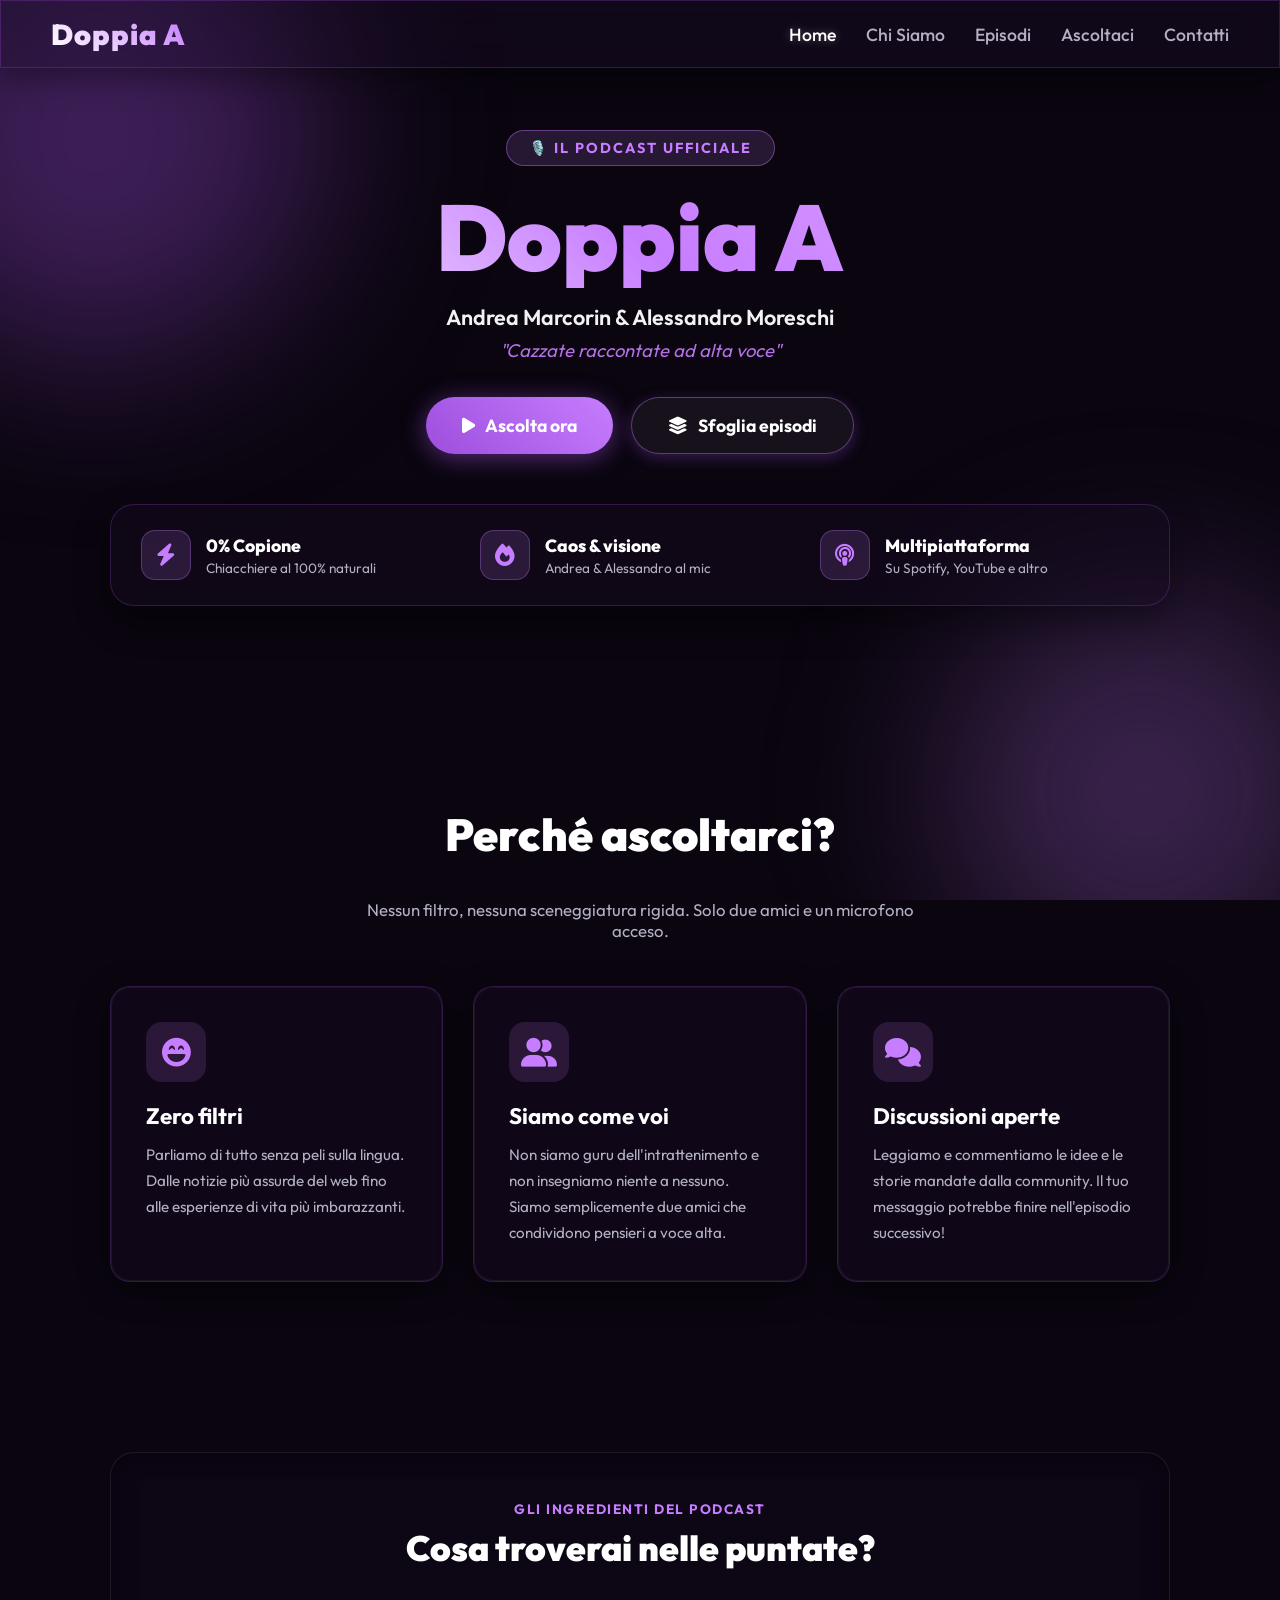
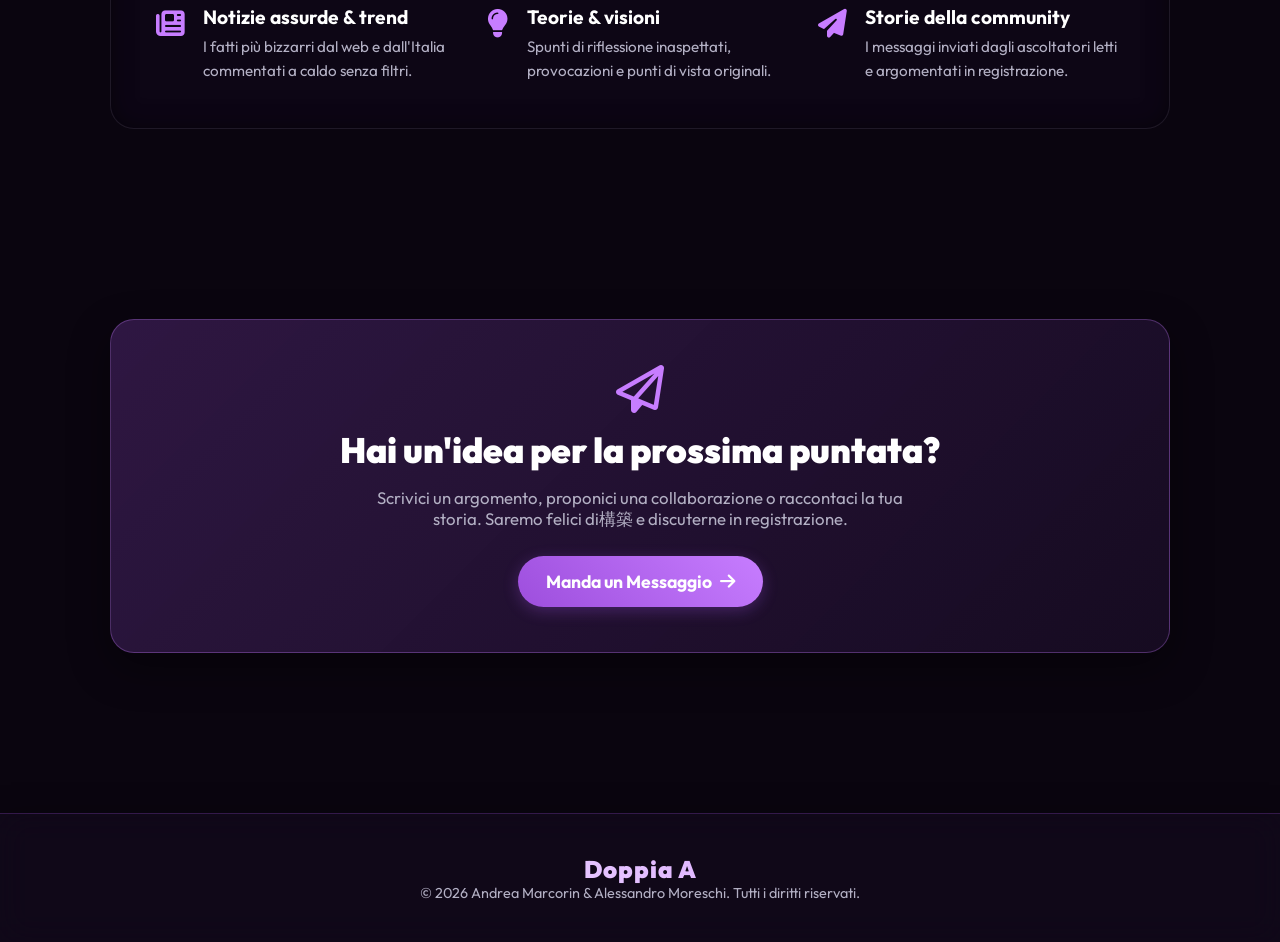
<file: index.html>
<!DOCTYPE html>
<html lang="it">
<head>
    <meta charset="UTF-8">
    <meta name="viewport" content="width=device-width, initial-scale=1.0">
    <title>Doppia A | Home</title>
    <link href="https://fonts.googleapis.com/css2?family=Outfit:wght@300;400;600;900&display=swap" rel="stylesheet">
    <link href="https://cdnjs.cloudflare.com/ajax/libs/font-awesome/6.5.1/css/all.min.css" rel="stylesheet">
    <link rel="stylesheet" href="style.css">
</head>
<body>
    <div class="bg-orbs">
        <div class="orb orb-1"></div>
        <div class="orb orb-2"></div>
    </div>

    <nav class="glass-nav">
        <div class="logo">Doppia A</div>
        <div class="nav-links">
            <a href="index.html" class="active">Home</a>
            <a href="chi-siamo.html">Chi Siamo</a>
            <a href="episodi.html">Episodi</a>
            <a href="ascoltaci.html">Ascoltaci</a>
            <a href="contattaci.html">Contatti</a>
        </div>
    </nav>

    <!-- HERO SECTION -->
    <header class="page-section fade-in" style="max-width: 1100px; margin: 0 auto; padding-top: 130px; text-align: center;">
        <span style="background: rgba(199, 125, 255, 0.15); color: var(--accent-2); border: 1px solid rgba(199, 125, 255, 0.4); padding: 8px 22px; border-radius: 30px; font-size: 0.9rem; font-weight: 700; text-transform: uppercase; letter-spacing: 2px; display: inline-block; margin-bottom: 20px;">
            🎙️ Il Podcast ufficiale
        </span>
        
        <h1 style="font-size: clamp(3.5rem, 8vw, 5.8rem); font-weight: 900; line-height: 1.1; margin-bottom: 15px; background: linear-gradient(45deg, #ffffff, #c77dff, #e0aaff); -webkit-background-clip: text; -webkit-text-fill-color: transparent;">
            Doppia A
        </h1>

        <p style="font-size: 1.35rem; color: rgba(255, 255, 255, 0.95); font-weight: 600; margin-bottom: 8px;">
            Andrea Marcorin & Alessandro Moreschi
        </p>

        <p style="font-size: 1.15rem; color: var(--accent-2); font-style: italic; margin-bottom: 35px; opacity: 0.9;">
            "Cazzate raccontate ad alta voce"
        </p>

        <div style="display: flex; gap: 18px; justify-content: center; flex-wrap: wrap; margin-bottom: 50px;">
            <a href="ascoltaci.html" class="btn-neon" style="padding: 16px 36px; border-radius: 30px; text-decoration: none; font-weight: 700; background: linear-gradient(45deg, #9d4edd, #c77dff); color: #fff; box-shadow: 0 4px 25px rgba(157, 78, 221, 0.5); transition: all 0.3s ease; display: inline-flex; align-items: center; gap: 10px;">
                <i class="fa-solid fa-play"></i> Ascolta ora
            </a>
            <a href="episodi.html" class="btn-neon" style="padding: 16px 36px; border-radius: 30px; text-decoration: none; font-weight: 700; background: rgba(255, 255, 255, 0.05); color: #fff; border: 1px solid rgba(199, 125, 255, 0.4); transition: all 0.3s ease; display: inline-flex; align-items: center; gap: 10px;" onmouseover="this.style.background='rgba(199, 125, 255, 0.2)';" onmouseout="this.style.background='rgba(255, 255, 255, 0.05)';">
                <i class="fa-solid fa-layer-group"></i> Sfoglia episodi
            </a>
        </div>

        <!-- STATS & HIGHLIGHTS BADGES (In sostituzione a Disponibile Su) -->
        <div style="display: grid; grid-template-columns: repeat(auto-fit, minmax(250px, 1fr)); gap: 20px; background: rgba(20, 10, 30, 0.5); padding: 25px 30px; border-radius: 24px; border: 1px solid rgba(157, 78, 221, 0.25); backdrop-filter: blur(10px); box-shadow: 0 15px 35px rgba(0,0,0,0.4);">
            <div style="display: flex; align-items: center; gap: 15px; text-align: left;">
                <div style="width: 50px; height: 50px; background: rgba(199, 125, 255, 0.15); border-radius: 14px; display: flex; align-items: center; justify-content: center; border: 1px solid rgba(199, 125, 255, 0.3); flex-shrink: 0;">
                    <i class="fa-solid fa-bolt" style="color: var(--accent-2); font-size: 1.4rem;"></i>
                </div>
                <div>
                    <h4 style="font-size: 1.1rem; font-weight: 800; color: #fff; margin-bottom: 2px;">0% Copione</h4>
                    <p style="font-size: 0.85rem; color: var(--text-muted); margin: 0;">Chiacchiere al 100% naturali</p>
                </div>
            </div>

            <div style="display: flex; align-items: center; gap: 15px; text-align: left;">
                <div style="width: 50px; height: 50px; background: rgba(199, 125, 255, 0.15); border-radius: 14px; display: flex; align-items: center; justify-content: center; border: 1px solid rgba(199, 125, 255, 0.3); flex-shrink: 0;">
                    <i class="fa-solid fa-fire" style="color: var(--accent-2); font-size: 1.4rem;"></i>
                </div>
                <div>
                    <h4 style="font-size: 1.1rem; font-weight: 800; color: #fff; margin-bottom: 2px;">Caos & visione</h4>
                    <p style="font-size: 0.85rem; color: var(--text-muted); margin: 0;">Andrea & Alessandro al mic</p>
                </div>
            </div>

            <div style="display: flex; align-items: center; gap: 15px; text-align: left;">
                <div style="width: 50px; height: 50px; background: rgba(199, 125, 255, 0.15); border-radius: 14px; display: flex; align-items: center; justify-content: center; border: 1px solid rgba(199, 125, 255, 0.3); flex-shrink: 0;">
                    <i class="fa-solid fa-podcast" style="color: var(--accent-2); font-size: 1.4rem;"></i>
                </div>
                <div>
                    <h4 style="font-size: 1.1rem; font-weight: 800; color: #fff; margin-bottom: 2px;">Multipiattaforma</h4>
                    <p style="font-size: 0.85rem; color: var(--text-muted); margin: 0;">Su Spotify, YouTube e altro</p>
                </div>
            </div>
        </div>
    </header>

    <!-- SEZIONE PERCHÈ ASCOLTARCI -->
    <section class="page-section fade-in" style="max-width: 1100px; margin: 0 auto; padding-top: 80px; padding-bottom: 40px;">
        <div style="text-align: center; margin-bottom: 45px;">
            <h2 class="section-title" style="font-size: 2.8rem;">Perché ascoltarci?</h2>
            <p style="color: var(--text-muted); font-size: 1.05rem; max-width: 600px; margin: 0 auto;">Nessun filtro, nessuna sceneggiatura rigida. Solo due amici e un microfono acceso.</p>
        </div>

        <div style="display: grid; grid-template-columns: repeat(auto-fit, minmax(300px, 1fr)); gap: 30px;">
            
            <div class="glass-card" style="padding: 35px; border-radius: 20px; border: 1px solid rgba(157, 78, 221, 0.25); background: rgba(30, 15, 45, 0.3); transition: all 0.3s ease;" onmouseover="this.style.transform='translateY(-6px)'; this.style.borderColor='var(--accent-2)';" onmouseout="this.style.transform='translateY(0)'; this.style.borderColor='rgba(157, 78, 221, 0.25)';">
                <div style="width: 60px; height: 60px; background: rgba(199, 125, 255, 0.15); border-radius: 16px; display: flex; align-items: center; justify-content: center; margin-bottom: 20px;">
                    <i class="fa-solid fa-face-laugh-beam" style="font-size: 1.8rem; color: var(--accent-2);"></i>
                </div>
                <h3 style="font-size: 1.4rem; font-weight: 700; margin-bottom: 12px;">Zero filtri</h3>
                <p style="color: var(--text-muted); line-height: 1.7; font-size: 0.95rem;">Parliamo di tutto senza peli sulla lingua. Dalle notizie più assurde del web fino alle esperienze di vita più imbarazzanti.</p>
            </div>

            <div class="glass-card" style="padding: 35px; border-radius: 20px; border: 1px solid rgba(157, 78, 221, 0.25); background: rgba(30, 15, 45, 0.3); transition: all 0.3s ease;" onmouseover="this.style.transform='translateY(-6px)'; this.style.borderColor='var(--accent-2)';" onmouseout="this.style.transform='translateY(0)'; this.style.borderColor='rgba(157, 78, 221, 0.25)';">
                <div style="width: 60px; height: 60px; background: rgba(199, 125, 255, 0.15); border-radius: 16px; display: flex; align-items: center; justify-content: center; margin-bottom: 20px;">
                    <i class="fa-solid fa-user-group" style="font-size: 1.8rem; color: var(--accent-2);"></i>
                </div>
                <h3 style="font-size: 1.4rem; font-weight: 700; margin-bottom: 12px;">Siamo come voi</h3>
                <p style="color: var(--text-muted); line-height: 1.7; font-size: 0.95rem;">Non siamo guru dell'intrattenimento e non insegniamo niente a nessuno. Siamo semplicemente due amici che condividono pensieri a voce alta.</p>
            </div>

            <div class="glass-card" style="padding: 35px; border-radius: 20px; border: 1px solid rgba(157, 78, 221, 0.25); background: rgba(30, 15, 45, 0.3); transition: all 0.3s ease;" onmouseover="this.style.transform='translateY(-6px)'; this.style.borderColor='var(--accent-2)';" onmouseout="this.style.transform='translateY(0)'; this.style.borderColor='rgba(157, 78, 221, 0.25)';">
                <div style="width: 60px; height: 60px; background: rgba(199, 125, 255, 0.15); border-radius: 16px; display: flex; align-items: center; justify-content: center; margin-bottom: 20px;">
                    <i class="fa-solid fa-comments" style="font-size: 1.8rem; color: var(--accent-2);"></i>
                </div>
                <h3 style="font-size: 1.4rem; font-weight: 700; margin-bottom: 12px;">Discussioni aperte</h3>
                <p style="color: var(--text-muted); line-height: 1.7; font-size: 0.95rem;">Leggiamo e commentiamo le idee e le storie mandate dalla community. Il tuo messaggio potrebbe finire nell'episodio successivo!</p>
            </div>

        </div>
    </section>

    <!-- NUOVA SEZIONE: COSA TROVERAI -->
    <section class="page-section fade-in" style="max-width: 1100px; margin: 0 auto; padding-top: 40px; padding-bottom: 60px;">
        <div style="background: rgba(15, 8, 25, 0.6); padding: 45px; border-radius: 24px; border: 1px solid rgba(255, 255, 255, 0.08); box-shadow: inset 0 0 25px rgba(0,0,0,0.5);">
            <div style="text-align: center; margin-bottom: 35px;">
                <span style="color: var(--accent-2); font-weight: 700; text-transform: uppercase; letter-spacing: 1.5px; font-size: 0.85rem;">Gli ingredienti del podcast</span>
                <h3 style="font-size: 2.2rem; font-weight: 900; margin-top: 8px;">Cosa troverai nelle puntate?</h3>
            </div>

            <div style="display: grid; grid-template-columns: repeat(auto-fit, minmax(280px, 1fr)); gap: 25px;">
                <div style="display: flex; gap: 18px; align-items: flex-start;">
                    <i class="fa-solid fa-newspaper" style="font-size: 1.8rem; color: var(--accent-2); margin-top: 4px;"></i>
                    <div>
                        <h4 style="font-size: 1.2rem; font-weight: 700; margin-bottom: 6px;">Notizie assurde & trend</h4>
                        <p style="color: var(--text-muted); font-size: 0.95rem; line-height: 1.6;">I fatti più bizzarri dal web e dall'Italia commentati a caldo senza filtri.</p>
                    </div>
                </div>

                <div style="display: flex; gap: 18px; align-items: flex-start;">
                    <i class="fa-solid fa-lightbulb" style="font-size: 1.8rem; color: var(--accent-2); margin-top: 4px;"></i>
                    <div>
                        <h4 style="font-size: 1.2rem; font-weight: 700; margin-bottom: 6px;">Teorie & visioni</h4>
                        <p style="color: var(--text-muted); font-size: 0.95rem; line-height: 1.6;">Spunti di riflessione inaspettati, provocazioni e punti di vista originali.</p>
                    </div>
                </div>

                <div style="display: flex; gap: 18px; align-items: flex-start;">
                    <i class="fa-solid fa-paper-plane" style="font-size: 1.8rem; color: var(--accent-2); margin-top: 4px;"></i>
                    <div>
                        <h4 style="font-size: 1.2rem; font-weight: 700; margin-bottom: 6px;">Storie della community</h4>
                        <p style="color: var(--text-muted); font-size: 0.95rem; line-height: 1.6;">I messaggi inviati dagli ascoltatori letti e argomentati in registrazione.</p>
                    </div>
                </div>
            </div>
        </div>
    </section>

    <!-- BANNER CALL TO ACTION -->
    <section class="page-section fade-in" style="max-width: 1100px; margin: 0 auto; padding-bottom: 80px;">
        <div style="background: linear-gradient(135deg, rgba(157, 78, 221, 0.25), rgba(30, 15, 45, 0.6)); border-radius: 24px; padding: 45px 30px; text-align: center; border: 1px solid rgba(199, 125, 255, 0.3); box-shadow: 0 15px 40px rgba(0,0,0,0.4);">
            <i class="fa-regular fa-paper-plane" style="font-size: 3rem; color: var(--accent-2); margin-bottom: 15px;"></i>
            <h3 style="font-size: 2.2rem; font-weight: 900; margin-bottom: 15px;">Hai un'idea per la prossima puntata?</h3>
            <p style="color: var(--text-muted); max-width: 550px; margin: 0 auto 25px auto; font-size: 1.05rem;">Scrivici un argomento, proponici una collaborazione o raccontaci la tua storia. Saremo felici di構築 e discuterne in registrazione.</p>
            <a href="contattaci.html" class="btn-neon" style="padding: 14px 28px; border-radius: 30px; text-decoration: none; font-weight: 700; background: linear-gradient(45deg, #9d4edd, #c77dff); color: #fff; display: inline-flex; align-items: center; gap: 8px;">
                Manda un Messaggio <i class="fa-solid fa-arrow-right"></i>
            </a>
        </div>
    </section>

    <footer class="glass-footer">
        <h3 class="logo" style="font-size: 1.5rem;">Doppia A</h3>
        <p style="color: var(--text-muted); font-size: 0.9rem;">&copy; 2026 Andrea Marcorin & Alessandro Moreschi. Tutti i diritti riservati.</p>
    </footer>
</body>
</html>
</file>
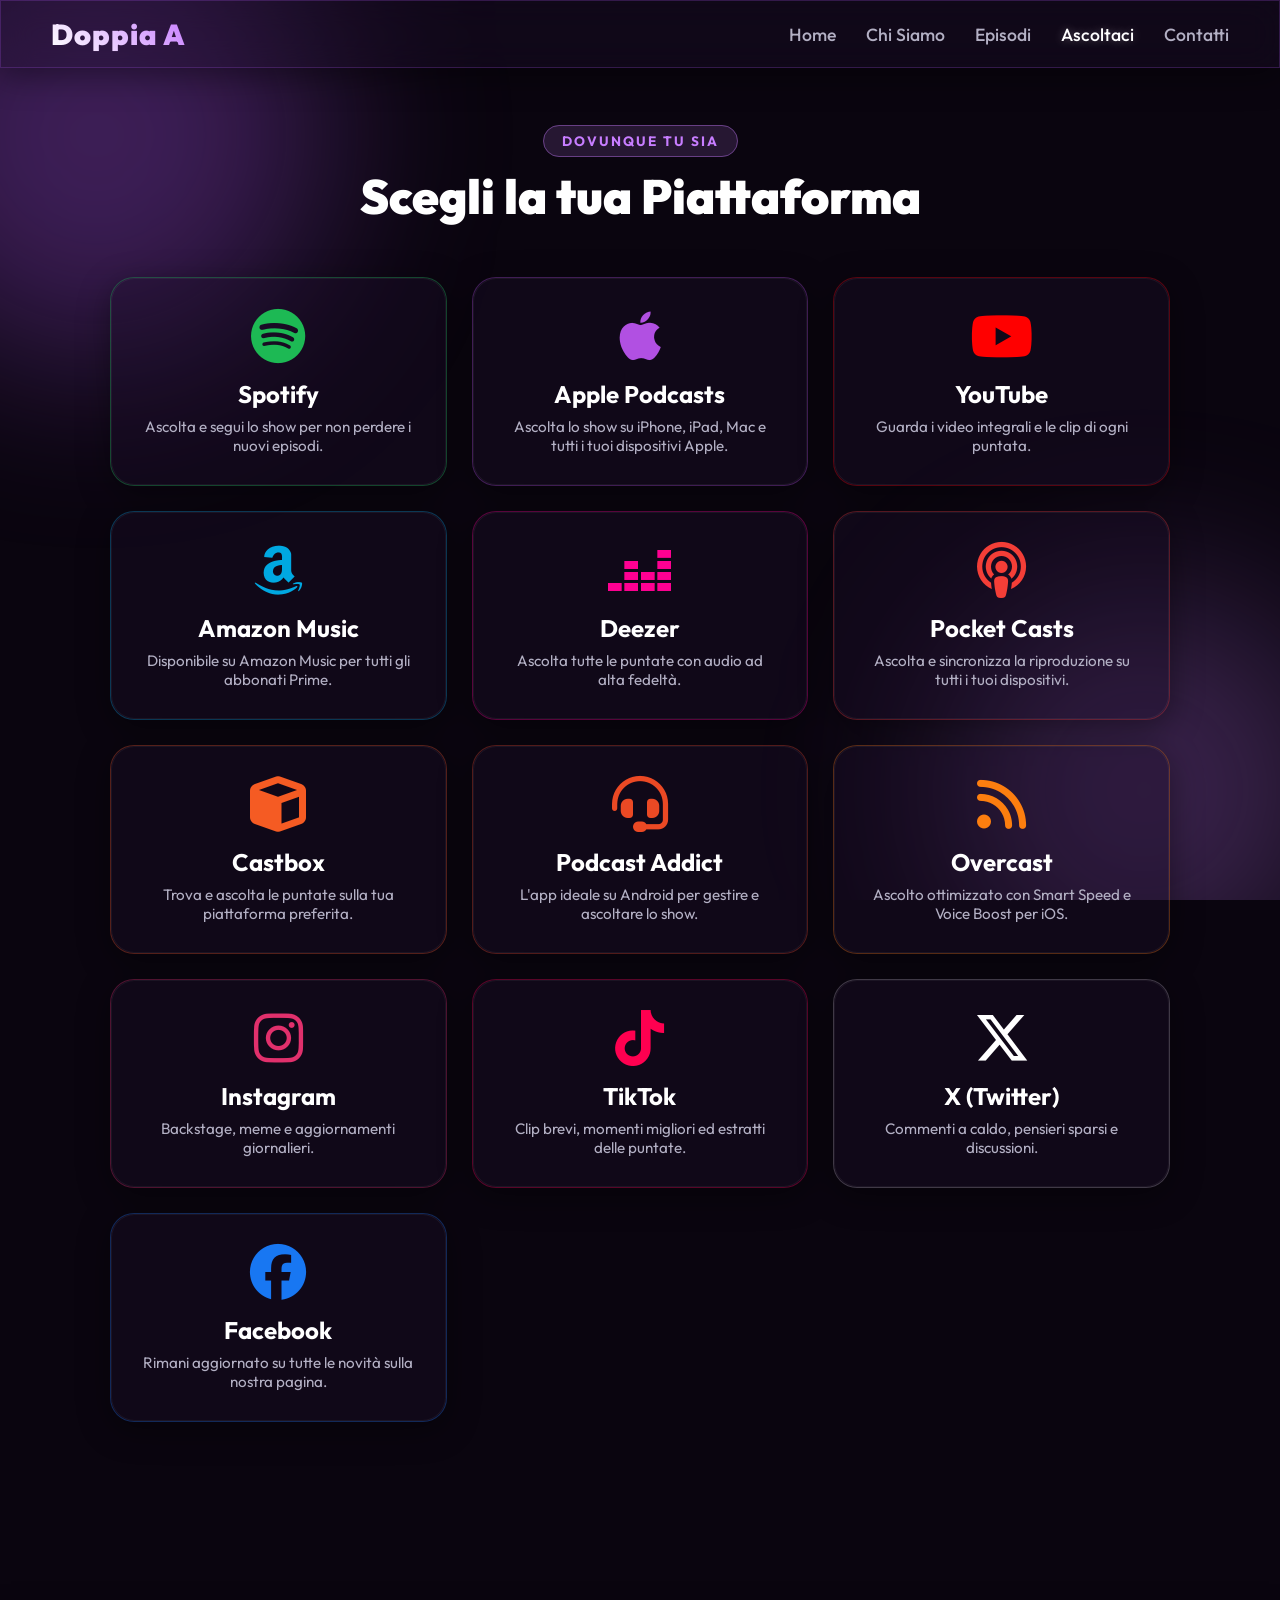
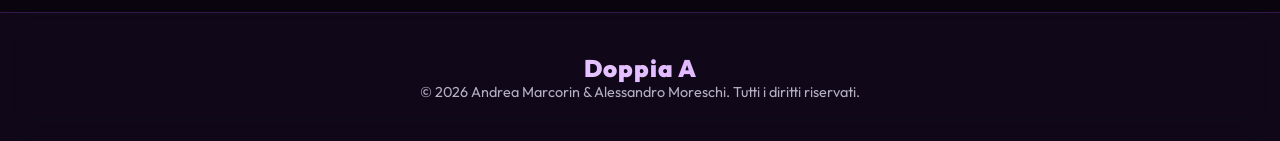
<file: ascoltaci.html>
<!DOCTYPE html>
<html lang="it">
<head>
    <meta charset="UTF-8">
    <meta name="viewport" content="width=device-width, initial-scale=1.0">
    <title>Doppia A | Ascoltaci</title>
    <link href="https://fonts.googleapis.com/css2?family=Outfit:wght@300;400;600;900&display=swap" rel="stylesheet">
    <link href="https://cdnjs.cloudflare.com/ajax/libs/font-awesome/6.5.1/css/all.min.css" rel="stylesheet">
    <link rel="stylesheet" href="style.css">
</head>
<body>
    <div class="bg-orbs">
        <div class="orb orb-1"></div>
        <div class="orb orb-2"></div>
    </div>

    <nav class="glass-nav">
        <div class="logo">Doppia A</div>
        <div class="nav-links">
            <a href="index.html">Home</a>
            <a href="chi-siamo.html">Chi Siamo</a>
            <a href="episodi.html">Episodi</a>
            <a href="ascoltaci.html" class="active">Ascoltaci</a>
            <a href="contattaci.html">Contatti</a>
        </div>
    </nav>

    <section class="page-section fade-in" style="max-width: 1100px; margin: 0 auto; padding-top: 130px;">
        <div style="text-align: center; margin-bottom: 50px;">
            <span style="background: rgba(199, 125, 255, 0.15); color: var(--accent-2); border: 1px solid rgba(199, 125, 255, 0.4); padding: 6px 18px; border-radius: 20px; font-size: 0.85rem; font-weight: 700; text-transform: uppercase; letter-spacing: 2px;">Dovunque Tu Sia</span>
            <h2 class="section-title" style="margin-top: 15px; font-size: 3rem;">Scegli la tua Piattaforma</h2>
        </div>

        <div style="display: grid; grid-template-columns: repeat(auto-fit, minmax(280px, 1fr)); gap: 25px; margin-bottom: 50px;">
            
            <!-- Spotify -->
            <a href="https://open.spotify.com/show/7FUZ7BliWIKySby7tuv9NP" target="_blank" style="text-decoration: none; color: inherit;">
                <div class="glass-card fade-in" style="padding: 30px; text-align: center; transition: all 0.3s ease; border: 1px solid rgba(30, 215, 96, 0.3); position: relative; overflow: hidden;" onmouseover="this.style.transform='translateY(-8px)'; this.style.boxShadow='0 10px 30px rgba(30, 215, 96, 0.3)';" onmouseout="this.style.transform='translateY(0)'; this.style.boxShadow='none';">
                    <i class="fa-brands fa-spotify" style="font-size: 3.5rem; color: #1DB954; margin-bottom: 15px;"></i>
                    <h3 style="font-size: 1.5rem; font-weight: 700; margin-bottom: 8px;">Spotify</h3>
                    <p style="color: var(--text-muted); font-size: 0.95rem;">Ascolta e segui lo show per non perdere i nuovi episodi.</p>
                </div>
            </a>

            <!-- Apple Podcasts -->
            <a href="https://podcasts.apple.com/us/podcast/doppia-a/id6832243574" target="_blank" style="text-decoration: none; color: inherit;">
                <div class="glass-card fade-in" style="padding: 30px; text-align: center; transition: all 0.3s ease; border: 1px solid rgba(177, 80, 226, 0.3); position: relative; overflow: hidden;" onmouseover="this.style.transform='translateY(-8px)'; this.style.boxShadow='0 10px 30px rgba(177, 80, 226, 0.35)';" onmouseout="this.style.transform='translateY(0)'; this.style.boxShadow='none';">
                    <i class="fa-brands fa-apple" style="font-size: 3.5rem; color: #B150E2; margin-bottom: 15px;"></i>
                    <h3 style="font-size: 1.5rem; font-weight: 700; margin-bottom: 8px;">Apple Podcasts</h3>
                    <p style="color: var(--text-muted); font-size: 0.95rem;">Ascolta lo show su iPhone, iPad, Mac e tutti i tuoi dispositivi Apple.</p>
                </div>
            </a>

            <!-- YouTube -->
            <a href="https://www.youtube.com/@DoppiaA.podcast" target="_blank" style="text-decoration: none; color: inherit;">
                <div class="glass-card fade-in" style="padding: 30px; text-align: center; transition: all 0.3s ease; border: 1px solid rgba(255, 0, 0, 0.3); position: relative; overflow: hidden;" onmouseover="this.style.transform='translateY(-8px)'; this.style.boxShadow='0 10px 30px rgba(255, 0, 0, 0.3)';" onmouseout="this.style.transform='translateY(0)'; this.style.boxShadow='none';">
                    <i class="fa-brands fa-youtube" style="font-size: 3.5rem; color: #FF0000; margin-bottom: 15px;"></i>
                    <h3 style="font-size: 1.5rem; font-weight: 700; margin-bottom: 8px;">YouTube</h3>
                    <p style="color: var(--text-muted); font-size: 0.95rem;">Guarda i video integrali e le clip di ogni puntata.</p>
                </div>
            </a>

            <!-- Amazon Music -->
            <a href="https://music.amazon.it/podcasts/3f711253-e345-4ffa-8d18-6a3cd0746744/doppia-a" target="_blank" style="text-decoration: none; color: inherit;">
                <div class="glass-card fade-in" style="padding: 30px; text-align: center; transition: all 0.3s ease; border: 1px solid rgba(0, 168, 225, 0.3); position: relative; overflow: hidden;" onmouseover="this.style.transform='translateY(-8px)'; this.style.boxShadow='0 10px 30px rgba(0, 168, 225, 0.3)';" onmouseout="this.style.transform='translateY(0)'; this.style.boxShadow='none';">
                    <i class="fa-brands fa-amazon" style="font-size: 3.5rem; color: #00A8E1; margin-bottom: 15px;"></i>
                    <h3 style="font-size: 1.5rem; font-weight: 700; margin-bottom: 8px;">Amazon Music</h3>
                    <p style="color: var(--text-muted); font-size: 0.95rem;">Disponibile su Amazon Music per tutti gli abbonati Prime.</p>
                </div>
            </a>

            <!-- Deezer -->
            <a href="https://www.deezer.com/it/show/1003738451" target="_blank" style="text-decoration: none; color: inherit;">
                <div class="glass-card fade-in" style="padding: 30px; text-align: center; transition: all 0.3s ease; border: 1px solid rgba(255, 0, 146, 0.3); position: relative; overflow: hidden;" onmouseover="this.style.transform='translateY(-8px)'; this.style.boxShadow='0 10px 30px rgba(255, 0, 146, 0.35)';" onmouseout="this.style.transform='translateY(0)'; this.style.boxShadow='none';">
                    <i class="fa-brands fa-deezer" style="font-size: 3.5rem; color: #FF0092; margin-bottom: 15px;"></i>
                    <h3 style="font-size: 1.5rem; font-weight: 700; margin-bottom: 8px;">Deezer</h3>
                    <p style="color: var(--text-muted); font-size: 0.95rem;">Ascolta tutte le puntate con audio ad alta fedeltà.</p>
                </div>
            </a>

            <!-- Pocket Casts -->
            <a href="https://pca.st/ycx8to6n" target="_blank" style="text-decoration: none; color: inherit;">
                <div class="glass-card fade-in" style="padding: 30px; text-align: center; transition: all 0.3s ease; border: 1px solid rgba(244, 62, 55, 0.3); position: relative; overflow: hidden;" onmouseover="this.style.transform='translateY(-8px)'; this.style.boxShadow='0 10px 30px rgba(244, 62, 55, 0.35)';" onmouseout="this.style.transform='translateY(0)'; this.style.boxShadow='none';">
                    <i class="fa-solid fa-podcast" style="font-size: 3.5rem; color: #F43E37; margin-bottom: 15px;"></i>
                    <h3 style="font-size: 1.5rem; font-weight: 700; margin-bottom: 8px;">Pocket Casts</h3>
                    <p style="color: var(--text-muted); font-size: 0.95rem;">Ascolta e sincronizza la riproduzione su tutti i tuoi dispositivi.</p>
                </div>
            </a>

            <!-- Castbox -->
            <a href="https://castbox.fm/channel/id7483813?country=it" target="_blank" style="text-decoration: none; color: inherit;">
                <div class="glass-card fade-in" style="padding: 30px; text-align: center; transition: all 0.3s ease; border: 1px solid rgba(245, 91, 35, 0.3); position: relative; overflow: hidden;" onmouseover="this.style.transform='translateY(-8px)'; this.style.boxShadow='0 10px 30px rgba(245, 91, 35, 0.35)';" onmouseout="this.style.transform='translateY(0)'; this.style.boxShadow='none';">
                    <i class="fa-solid fa-cube" style="font-size: 3.5rem; color: #F55B23; margin-bottom: 15px;"></i>
                    <h3 style="font-size: 1.5rem; font-weight: 700; margin-bottom: 8px;">Castbox</h3>
                    <p style="color: var(--text-muted); font-size: 0.95rem;">Trova e ascolta le puntate sulla tua piattaforma preferita.</p>
                </div>
            </a>

            <!-- Podcast Addict -->
            <a href="https://podcastaddict.com/podcast/doppia-a/7360109" target="_blank" style="text-decoration: none; color: inherit;">
                <div class="glass-card fade-in" style="padding: 30px; text-align: center; transition: all 0.3s ease; border: 1px solid rgba(235, 73, 36, 0.3); position: relative; overflow: hidden;" onmouseover="this.style.transform='translateY(-8px)'; this.style.boxShadow='0 10px 30px rgba(235, 73, 36, 0.35)';" onmouseout="this.style.transform='translateY(0)'; this.style.boxShadow='none';">
                    <i class="fa-solid fa-headset" style="font-size: 3.5rem; color: #EB4924; margin-bottom: 15px;"></i>
                    <h3 style="font-size: 1.5rem; font-weight: 700; margin-bottom: 8px;">Podcast Addict</h3>
                    <p style="color: var(--text-muted); font-size: 0.95rem;">L'app ideale su Android per gestire e ascoltare lo show.</p>
                </div>
            </a>

            <!-- Overcast -->
            <a href="https://overcast.fm/p5962580-7ewJ0M" target="_blank" style="text-decoration: none; color: inherit;">
                <div class="glass-card fade-in" style="padding: 30px; text-align: center; transition: all 0.3s ease; border: 1px solid rgba(252, 126, 15, 0.3); position: relative; overflow: hidden;" onmouseover="this.style.transform='translateY(-8px)'; this.style.boxShadow='0 10px 30px rgba(252, 126, 15, 0.35)';" onmouseout="this.style.transform='translateY(0)'; this.style.boxShadow='none';">
                    <i class="fa-solid fa-rss" style="font-size: 3.5rem; color: #FC7E0F; margin-bottom: 15px;"></i>
                    <h3 style="font-size: 1.5rem; font-weight: 700; margin-bottom: 8px;">Overcast</h3>
                    <p style="color: var(--text-muted); font-size: 0.95rem;">Ascolto ottimizzato con Smart Speed e Voice Boost per iOS.</p>
                </div>
            </a>

            <!-- Instagram -->
            <a href="https://instagram.com/doppia.a.podcast" target="_blank" style="text-decoration: none; color: inherit;">
                <div class="glass-card fade-in" style="padding: 30px; text-align: center; transition: all 0.3s ease; border: 1px solid rgba(225, 48, 108, 0.3); position: relative; overflow: hidden;" onmouseover="this.style.transform='translateY(-8px)'; this.style.boxShadow='0 10px 30px rgba(225, 48, 108, 0.3)';" onmouseout="this.style.transform='translateY(0)'; this.style.boxShadow='none';">
                    <i class="fa-brands fa-instagram" style="font-size: 3.5rem; color: #E1306C; margin-bottom: 15px;"></i>
                    <h3 style="font-size: 1.5rem; font-weight: 700; margin-bottom: 8px;">Instagram</h3>
                    <p style="color: var(--text-muted); font-size: 0.95rem;">Backstage, meme e aggiornamenti giornalieri.</p>
                </div>
            </a>

            <!-- TikTok -->
            <a href="https://www.tiktok.com/@doppiaa.podcast" target="_blank" style="text-decoration: none; color: inherit;">
                <div class="glass-card fade-in" style="padding: 30px; text-align: center; transition: all 0.3s ease; border: 1px solid rgba(255, 0, 80, 0.3); position: relative; overflow: hidden;" onmouseover="this.style.transform='translateY(-8px)'; this.style.boxShadow='0 10px 30px rgba(255, 0, 80, 0.35)';" onmouseout="this.style.transform='translateY(0)'; this.style.boxShadow='none';">
                    <i class="fa-brands fa-tiktok" style="font-size: 3.5rem; color: #ff0050; margin-bottom: 15px;"></i>
                    <h3 style="font-size: 1.5rem; font-weight: 700; margin-bottom: 8px;">TikTok</h3>
                    <p style="color: var(--text-muted); font-size: 0.95rem;">Clip brevi, momenti migliori ed estratti delle puntate.</p>
                </div>
            </a>

            <!-- X / Twitter -->
            <a href="https://x.com/doppiaa_podcast" target="_blank" style="text-decoration: none; color: inherit;">
                <div class="glass-card fade-in" style="padding: 30px; text-align: center; transition: all 0.3s ease; border: 1px solid rgba(255, 255, 255, 0.2); position: relative; overflow: hidden;" onmouseover="this.style.transform='translateY(-8px)'; this.style.boxShadow='0 10px 30px rgba(255, 255, 255, 0.2)';" onmouseout="this.style.transform='translateY(0)'; this.style.boxShadow='none';">
                    <i class="fa-brands fa-x-twitter" style="font-size: 3.5rem; color: #FFFFFF; margin-bottom: 15px;"></i>
                    <h3 style="font-size: 1.5rem; font-weight: 700; margin-bottom: 8px;">X (Twitter)</h3>
                    <p style="color: var(--text-muted); font-size: 0.95rem;">Commenti a caldo, pensieri sparsi e discussioni.</p>
                </div>
            </a>

            <!-- Facebook -->
            <a href="https://www.facebook.com/profile.php?id=61596196777339" target="_blank" style="text-decoration: none; color: inherit;">
                <div class="glass-card fade-in" style="padding: 30px; text-align: center; transition: all 0.3s ease; border: 1px solid rgba(24, 119, 242, 0.3); position: relative; overflow: hidden;" onmouseover="this.style.transform='translateY(-8px)'; this.style.boxShadow='0 10px 30px rgba(24, 119, 242, 0.3)';" onmouseout="this.style.transform='translateY(0)'; this.style.boxShadow='none';">
                    <i class="fa-brands fa-facebook" style="font-size: 3.5rem; color: #1877F2; margin-bottom: 15px;"></i>
                    <h3 style="font-size: 1.5rem; font-weight: 700; margin-bottom: 8px;">Facebook</h3>
                    <p style="color: var(--text-muted); font-size: 0.95rem;">Rimani aggiornato su tutte le novità sulla nostra pagina.</p>
                </div>
            </a>

        </div>
    </section>

    <footer class="glass-footer">
        <h3 class="logo" style="font-size: 1.5rem;">Doppia A</h3>
        <p style="color: var(--text-muted); font-size: 0.9rem;">&copy; 2026 Andrea Marcorin & Alessandro Moreschi. Tutti i diritti riservati.</p>
    </footer>
</body>
</html>
</file>
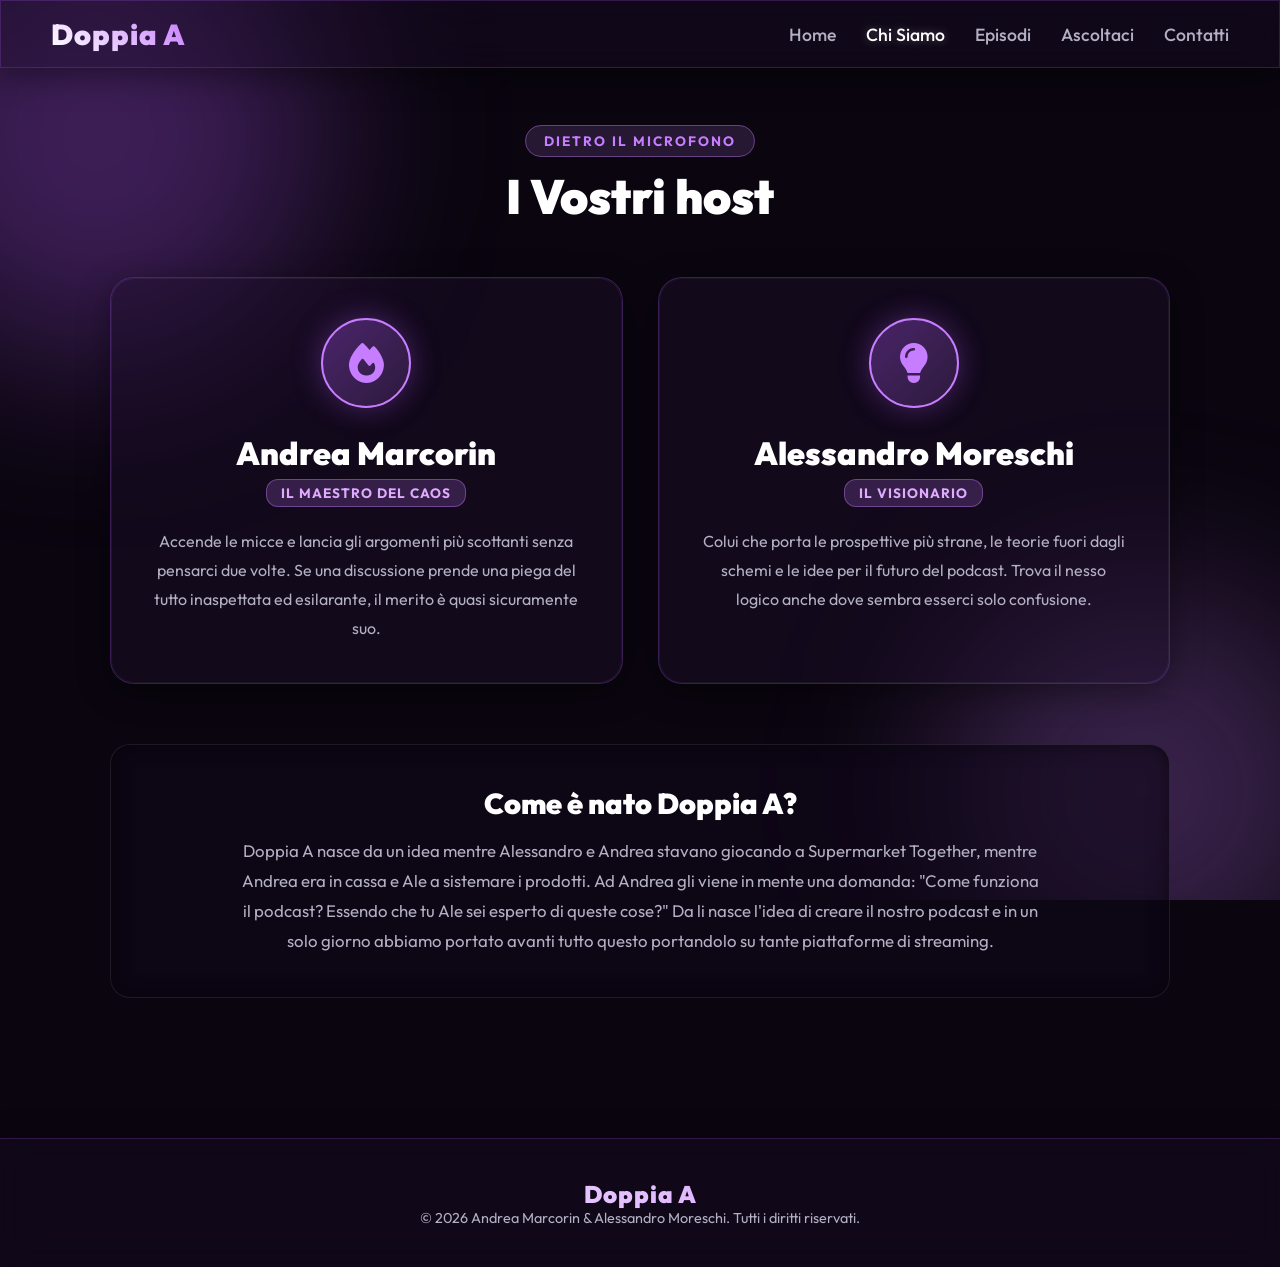
<file: chi-siamo.html>
<!DOCTYPE html>
<html lang="it">
<head>
    <meta charset="UTF-8">
    <meta name="viewport" content="width=device-width, initial-scale=1.0">
    <title>Doppia A | Chi Siamo</title>
    <link href="https://fonts.googleapis.com/css2?family=Outfit:wght@300;400;600;900&display=swap" rel="stylesheet">
    <link href="https://cdnjs.cloudflare.com/ajax/libs/font-awesome/6.5.1/css/all.min.css" rel="stylesheet">
    <link rel="stylesheet" href="style.css">
</head>
<body>
    <div class="bg-orbs">
        <div class="orb orb-1"></div>
        <div class="orb orb-2"></div>
    </div>

    <nav class="glass-nav">
        <div class="logo">Doppia A</div>
        <div class="nav-links">
            <a href="index.html">Home</a>
            <a href="chi-siamo.html" class="active">Chi Siamo</a>
            <a href="episodi.html">Episodi</a>
            <a href="ascoltaci.html">Ascoltaci</a>
            <a href="contattaci.html">Contatti</a>
        </div>
    </nav>

    <section class="page-section fade-in" style="max-width: 1100px; margin: 0 auto; padding-top: 130px; padding-bottom: 60px;">
        <div style="text-align: center; margin-bottom: 50px;">
            <span style="background: rgba(199, 125, 255, 0.15); color: var(--accent-2); border: 1px solid rgba(199, 125, 255, 0.4); padding: 6px 18px; border-radius: 20px; font-size: 0.85rem; font-weight: 700; text-transform: uppercase; letter-spacing: 2px;">Dietro il microfono</span>
            <h2 class="section-title" style="margin-top: 15px; font-size: 3rem;">I Vostri host</h2>
        </div>

        <div style="display: grid; grid-template-columns: repeat(auto-fit, minmax(320px, 1fr)); gap: 35px; margin-bottom: 60px;">
            
            <!-- CARD ANDREA -->
            <div class="glass-card fade-in" style="padding: 40px; border-radius: 24px; border: 1px solid rgba(157, 78, 221, 0.3); background: rgba(30, 15, 45, 0.4); text-align: center; position: relative; transition: all 0.3s ease;" onmouseover="this.style.transform='translateY(-8px)'; this.style.borderColor='var(--accent-2)';" onmouseout="this.style.transform='translateY(0)'; this.style.borderColor='rgba(157, 78, 221, 0.3)';">
                <div style="width: 90px; height: 90px; background: linear-gradient(135deg, rgba(157, 78, 221, 0.4), rgba(199, 125, 255, 0.15)); border: 2px solid var(--accent-2); border-radius: 50%; display: flex; justify-content: center; align-items: center; margin: 0 auto 25px auto; box-shadow: 0 0 30px rgba(157, 78, 221, 0.4);">
                    <i class="fa-solid fa-fire" style="font-size: 2.5rem; color: #c77dff;"></i>
                </div>
                
                <h3 style="font-size: 2rem; font-weight: 900; margin-bottom: 6px;">Andrea Marcorin</h3>
                <span style="background: rgba(199, 125, 255, 0.2); color: #e0aaff; border: 1px solid rgba(199, 125, 255, 0.4); padding: 4px 14px; border-radius: 12px; font-size: 0.85rem; font-weight: 700; text-transform: uppercase; letter-spacing: 1px; display: inline-block; margin-bottom: 20px;">
                    Il Maestro del CAOS
                </span>

                <p style="color: var(--text-muted); line-height: 1.8; font-size: 1rem;">
                    Accende le micce e lancia gli argomenti più scottanti senza pensarci due volte. Se una discussione prende una piega del tutto inaspettata ed esilarante, il merito è quasi sicuramente suo.
                </p>
            </div>

            <!-- CARD ALESSANDRO -->
            <div class="glass-card fade-in" style="padding: 40px; border-radius: 24px; border: 1px solid rgba(157, 78, 221, 0.3); background: rgba(30, 15, 45, 0.4); text-align: center; position: relative; transition: all 0.3s ease;" onmouseover="this.style.transform='translateY(-8px)'; this.style.borderColor='var(--accent-2)';" onmouseout="this.style.transform='translateY(0)'; this.style.borderColor='rgba(157, 78, 221, 0.3)';">
                <div style="width: 90px; height: 90px; background: linear-gradient(135deg, rgba(157, 78, 221, 0.4), rgba(199, 125, 255, 0.15)); border: 2px solid var(--accent-2); border-radius: 50%; display: flex; justify-content: center; align-items: center; margin: 0 auto 25px auto; box-shadow: 0 0 30px rgba(157, 78, 221, 0.4);">
                    <i class="fa-solid fa-lightbulb" style="font-size: 2.5rem; color: #c77dff;"></i>
                </div>

                <h3 style="font-size: 2rem; font-weight: 900; margin-bottom: 6px;">Alessandro Moreschi</h3>
                <span style="background: rgba(199, 125, 255, 0.2); color: #e0aaff; border: 1px solid rgba(199, 125, 255, 0.4); padding: 4px 14px; border-radius: 12px; font-size: 0.85rem; font-weight: 700; text-transform: uppercase; letter-spacing: 1px; display: inline-block; margin-bottom: 20px;">
                    Il Visionario
                </span>

                <p style="color: var(--text-muted); line-height: 1.8; font-size: 1rem;">
                    Colui che porta le prospettive più strane, le teorie fuori dagli schemi e le idee per il futuro del podcast. Trova il nesso logico anche dove sembra esserci solo confusione.
                </p>
            </div>

        </div>

        <!-- MANIFESTO / STORY BOX -->
        <div style="background: rgba(15, 8, 25, 0.6); padding: 40px; border-radius: 20px; border: 1px solid rgba(255, 255, 255, 0.08); text-align: center; box-shadow: inset 0 0 20px rgba(0,0,0,0.5);">
            <h3 style="font-size: 1.8rem; font-weight: 900; margin-bottom: 15px; color: #fff;">Come è nato Doppia A?</h3>
            <p style="color: var(--text-muted); line-height: 1.8; max-width: 800px; margin: 0 auto; font-size: 1.05rem;">
                Doppia A nasce da un idea mentre Alessandro e Andrea stavano giocando a Supermarket Together, mentre Andrea era in cassa e Ale a sistemare i prodotti. Ad Andrea gli viene in mente una domanda: "Come funziona il podcast? Essendo che tu Ale sei esperto di queste cose?" Da li nasce l'idea di creare il nostro podcast e in un solo giorno abbiamo portato avanti tutto questo portandolo su tante piattaforme di streaming.
            </p>
        </div>
    </section>

    <footer class="glass-footer">
        <h3 class="logo" style="font-size: 1.5rem;">Doppia A</h3>
        <p style="color: var(--text-muted); font-size: 0.9rem;">&copy; 2026 Andrea Marcorin & Alessandro Moreschi. Tutti i diritti riservati.</p>
    </footer>
</body>
</html>
</file>
<file: style.css>
:root {
    --bg-color: #0a050f;
    --text-main: #ffffff;
    --text-muted: #b3b0c4;
    --accent-1: #9d4edd;
    --accent-2: #c77dff;
    /* Variabili Vetro Estremo */
    --glass-bg: rgba(30, 15, 45, 0.35);
    --glass-border: rgba(157, 78, 221, 0.25);
    --glass-highlight: rgba(255, 255, 255, 0.05);
}

* {
    margin: 0;
    padding: 0;
    box-sizing: border-box;
    font-family: 'Outfit', sans-serif;
}

body {
    background-color: var(--bg-color);
    color: var(--text-main);
    min-height: 100vh;
    display: flex;
    flex-direction: column;
    overflow-x: hidden;
}

/* --- SFONDO ANIMATO (Fa risaltare il vetro) --- */
.bg-orbs {
    position: fixed;
    top: 0; left: 0; width: 100vw; height: 100vh;
    z-index: -1;
    overflow: hidden;
}
.orb {
    position: absolute;
    border-radius: 50%;
    filter: blur(90px);
    animation: float 12s infinite alternate ease-in-out;
}
.orb-1 {
    width: 450px; height: 450px;
    background: rgba(157, 78, 221, 0.35);
    top: -10%; left: -10%;
}
.orb-2 {
    width: 400px; height: 400px;
    background: rgba(199, 125, 255, 0.25);
    bottom: -10%; right: -5%;
    animation-delay: -6s;
}
@keyframes float {
    0% { transform: translate(0, 0) scale(1); }
    100% { transform: translate(80px, 80px) scale(1.1); }
}

/* Scrollbar Personalizzata */
::-webkit-scrollbar { width: 8px; }
::-webkit-scrollbar-track { background: var(--bg-color); }
::-webkit-scrollbar-thumb { background: var(--accent-1); border-radius: 10px; }
::-webkit-scrollbar-thumb:hover { background: var(--accent-2); }

/* --- EFFETTO VETRO CONDIVISO --- */
.glass-nav, .glass-container, .glass-card, .glass-footer {
    background: var(--glass-bg);
    backdrop-filter: blur(16px);
    -webkit-backdrop-filter: blur(16px);
    border: 1px solid var(--glass-border);
    box-shadow: 0 8px 32px 0 rgba(0, 0, 0, 0.4);
    position: relative;
    overflow: hidden;
}
/* Riflesso interno del vetro */
.glass-container::before, .glass-card::before {
    content: "";
    position: absolute;
    top: 0; left: 0; right: 0; bottom: 0;
    border: 1px solid var(--glass-highlight);
    border-radius: inherit;
    pointer-events: none;
}

/* Navigazione */
.glass-nav {
    position: fixed;
    top: 0; width: 100%;
    padding: 15px 50px;
    display: flex;
    justify-content: space-between;
    align-items: center;
    z-index: 1000;
    border-bottom: 1px solid var(--glass-border);
    border-radius: 0;
}

.logo {
    font-size: 1.8rem;
    font-weight: 900;
    background: linear-gradient(45deg, #fff, var(--accent-2));
    -webkit-background-clip: text;
    -webkit-text-fill-color: transparent;
    letter-spacing: 1px;
}

.nav-links { display: flex; gap: 30px; }
.nav-links a {
    color: var(--text-muted);
    text-decoration: none;
    font-weight: 500;
    font-size: 1.1rem;
    transition: 0.3s;
}
.nav-links a:hover, .nav-links a.active { color: var(--text-main); text-shadow: 0 0 10px rgba(255,255,255,0.3); }

/* Layout Base */
.page-section {
    padding: 140px 20px 60px;
    max-width: 1100px;
    margin: 0 auto;
    flex: 1;
    width: 100%;
}

.section-title {
    text-align: center;
    font-size: 2.8rem;
    margin-bottom: 50px;
    font-weight: 900;
}

.glass-container {
    border-radius: 30px;
    padding: 50px;
}
.glass-card {
    border-radius: 24px;
    padding: 40px;
    transition: transform 0.4s cubic-bezier(0.175, 0.885, 0.32, 1.275);
}
.glass-card:hover { transform: translateY(-10px); border-color: var(--accent-2); }

/* Bottoni */
.action-buttons { display: flex; gap: 20px; justify-content: center; margin-top: 40px; flex-wrap: wrap; }
.btn-neon {
    padding: 16px 40px;
    background: linear-gradient(45deg, var(--accent-1), var(--accent-2));
    color: white;
    text-decoration: none;
    border-radius: 50px;
    font-weight: 700;
    border: none;
    cursor: pointer;
    transition: 0.3s;
    font-size: 1.1rem;
    box-shadow: 0 4px 15px rgba(157, 78, 221, 0.3);
}
.btn-neon:hover {
    box-shadow: 0 0 25px rgba(199, 125, 255, 0.6);
    transform: scale(1.05);
}
.btn-outline {
    padding: 16px 40px;
    background: rgba(255,255,255,0.05);
    color: var(--text-main);
    text-decoration: none;
    border-radius: 50px;
    font-weight: 700;
    border: 2px solid var(--accent-2);
    transition: 0.3s;
    backdrop-filter: blur(5px);
}
.btn-outline:hover { background: rgba(199, 125, 255, 0.15); transform: scale(1.05); }

/* Griglie */
.about-grid { display: grid; grid-template-columns: repeat(auto-fit, minmax(320px, 1fr)); gap: 40px; }
.contact-layout { display: grid; grid-template-columns: 1fr 1.2fr; gap: 50px; align-items: start; }

/* Modulo */
.glass-form { display: flex; flex-direction: column; gap: 25px; }
.input-group input, .input-group select, .input-group textarea {
    width: 100%;
    padding: 18px 20px;
    background: rgba(0, 0, 0, 0.2);
    border: 1px solid rgba(255, 255, 255, 0.1);
    border-radius: 15px;
    color: var(--text-main);
    font-size: 1.05rem;
    transition: 0.3s;
}
.input-group input:focus, .input-group select:focus, .input-group textarea:focus {
    outline: none;
    border-color: var(--accent-2);
    background: rgba(0, 0, 0, 0.4);
    box-shadow: 0 0 15px rgba(157, 78, 221, 0.2);
}
.input-group select option { background: var(--bg-color); color: var(--text-main); }
.w-100 { width: 100%; display: block; }

/* Footer */
.glass-footer {
    padding: 40px 20px;
    text-align: center;
    margin-top: 80px;
    border-radius: 0;
    border-bottom: none;
    border-left: none;
    border-right: none;
}
.social-links { display: flex; justify-content: center; gap: 25px; margin: 20px 0; font-size: 1.8rem; }
.social-links a { color: var(--text-muted); transition: 0.3s; }
.social-links a:hover { color: var(--text-main); transform: translateY(-5px) scale(1.1); text-shadow: 0 0 10px rgba(255,255,255,0.5); }

/* Utility e Animazioni */
.text-center { text-align: center; }
.mt-5 { margin-top: 60px; }
.fade-in { animation: fadeIn 0.8s ease-out forwards; opacity: 0; transform: translateY(30px); }
.delay-1 { animation-delay: 0.2s; }
@keyframes fadeIn { to { opacity: 1; transform: translateY(0); } }

/* Mobile */
@media (max-width: 768px) {
    .nav-links { display: none; }
    .contact-layout { grid-template-columns: 1fr; }
    .glass-container { padding: 30px 20px; }
}

/* Spazio corretto sotto la barra di navigazione */
.page-section {
    padding-top: 130px !important;
    padding-bottom: 60px;
}

/* Interlinea e margine per i titoli principali */
.section-title {
    margin-top: 10px;
    margin-bottom: 35px;
    line-height: 1.3; /* Impedisce al testo di venire tagliato in alto */
}
</file>
